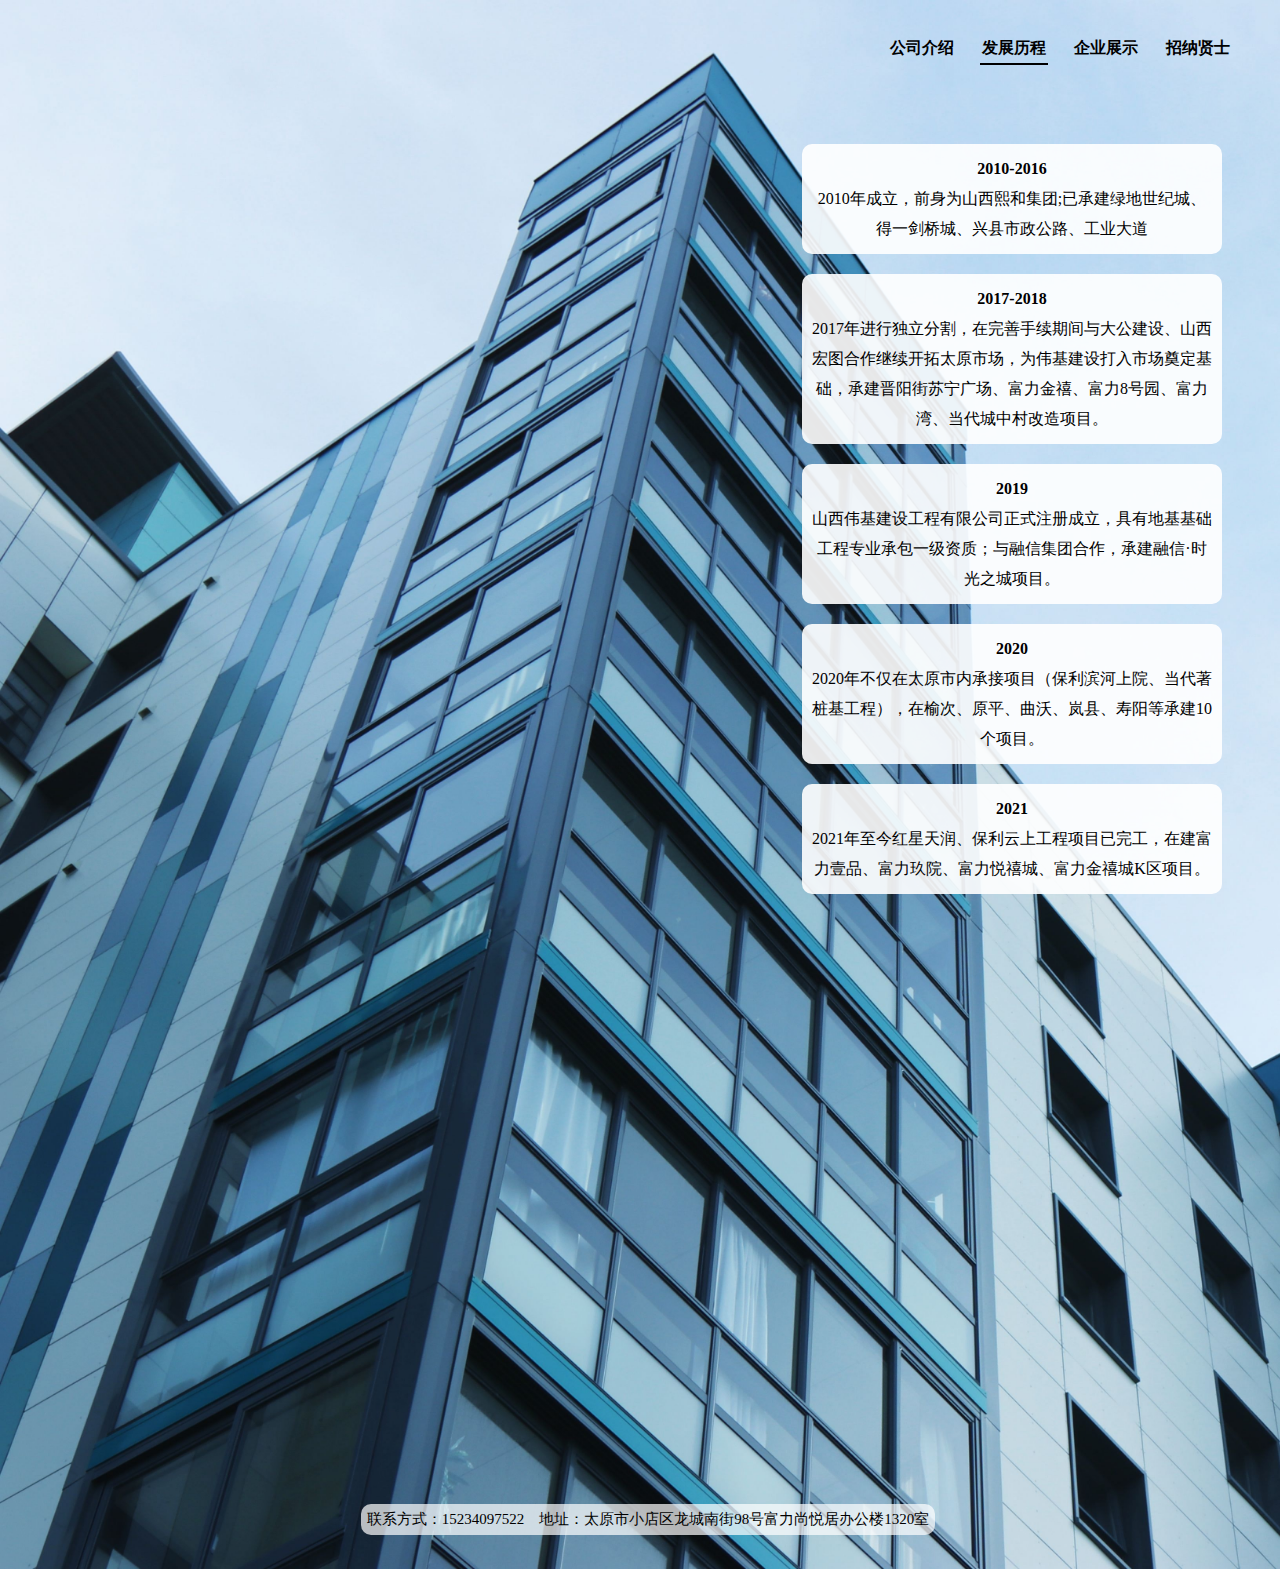
<file: develop.html>
<html lang="en">

<head>
    <meta charset="UTF-8">
    <meta http-equiv="X-UA-Compatible" content="IE=edge">
    <meta name="viewport" content="width=device-width, initial-scale=1.0">
    <title>发展历程</title>
    <link rel="stylesheet" type="text/css" href="./common.css" />
</head>

<body>
    <header class="header">
        <nav class="nav">
            <a class="nav-item" href="./index.html">公司介绍</a>
            <a class="nav-item nav-item-selected">发展历程</a>
            <a class="nav-item" href="./exhibition.html">企业展示</a>
            <a class="nav-item" href="./position.html">招纳贤士</a>
        </nav>
    </header>
    <div class="body">
        <div class="content">
            <section class="description">
                <span class="title">2010-2016</span>
                <span>2010年成立，前身为山西熙和集团;已承建绿地世纪城、得一剑桥城、兴县市政公路、工业大道</span>
            </section>
            <section class="description">
                <span class="title">2017-2018</span>
                <span>2017年进行独立分割，在完善手续期间与大公建设、山西宏图合作继续开拓太原市场，为伟基建设打入市场奠定基础，承建晋阳街苏宁广场、富力金禧、富力8号园、富力湾、当代城中村改造项目。
                </span>
            </section>
            <section class="description">
                <span class="title">2019</span>
                <span>山西伟基建设工程有限公司正式注册成立，具有地基基础工程专业承包一级资质；与融信集团合作，承建融信·时光之城项目。
                </span>
            </section>
            <section class="description">
                <span class="title">2020</span>
                <span>2020年不仅在太原市内承接项目（保利滨河上院、当代著桩基工程），在榆次、原平、曲沃、岚县、寿阳等承建10个项目。
                </span>
            </section>
            <section class="description">
                <span class="title">2021</span>
                <span>2021年至今红星天润、保利云上工程项目已完工，在建富力壹品、富力玖院、富力悦禧城、富力金禧城K区项目。
                </span>
            </section>
        </div>
    </div>
    <footer class="footer">
        <span class="contact-way">联系方式：15234097522 &nbsp&nbsp&nbsp地址：太原市小店区龙城南街98号富力尚悦居办公楼1320室</span>
    </footer>
</body>
<style>
    .body {
        min-height: 150vh;
    }

    .description {
        margin: 20px;
        background-color: rgba(255, 255, 255, 0.9);
        padding: 10px;
        border-radius: 10px;
        line-height: 30px;

    }

    .title {
        display: block;
        font-weight: bold;
    }

    @media screen and (min-width: 500px) {
        .content {
            position: absolute;
            right: 30px;
        }

        .description {
            width: 400px;
        }
    }
</style>

</html>
</file>
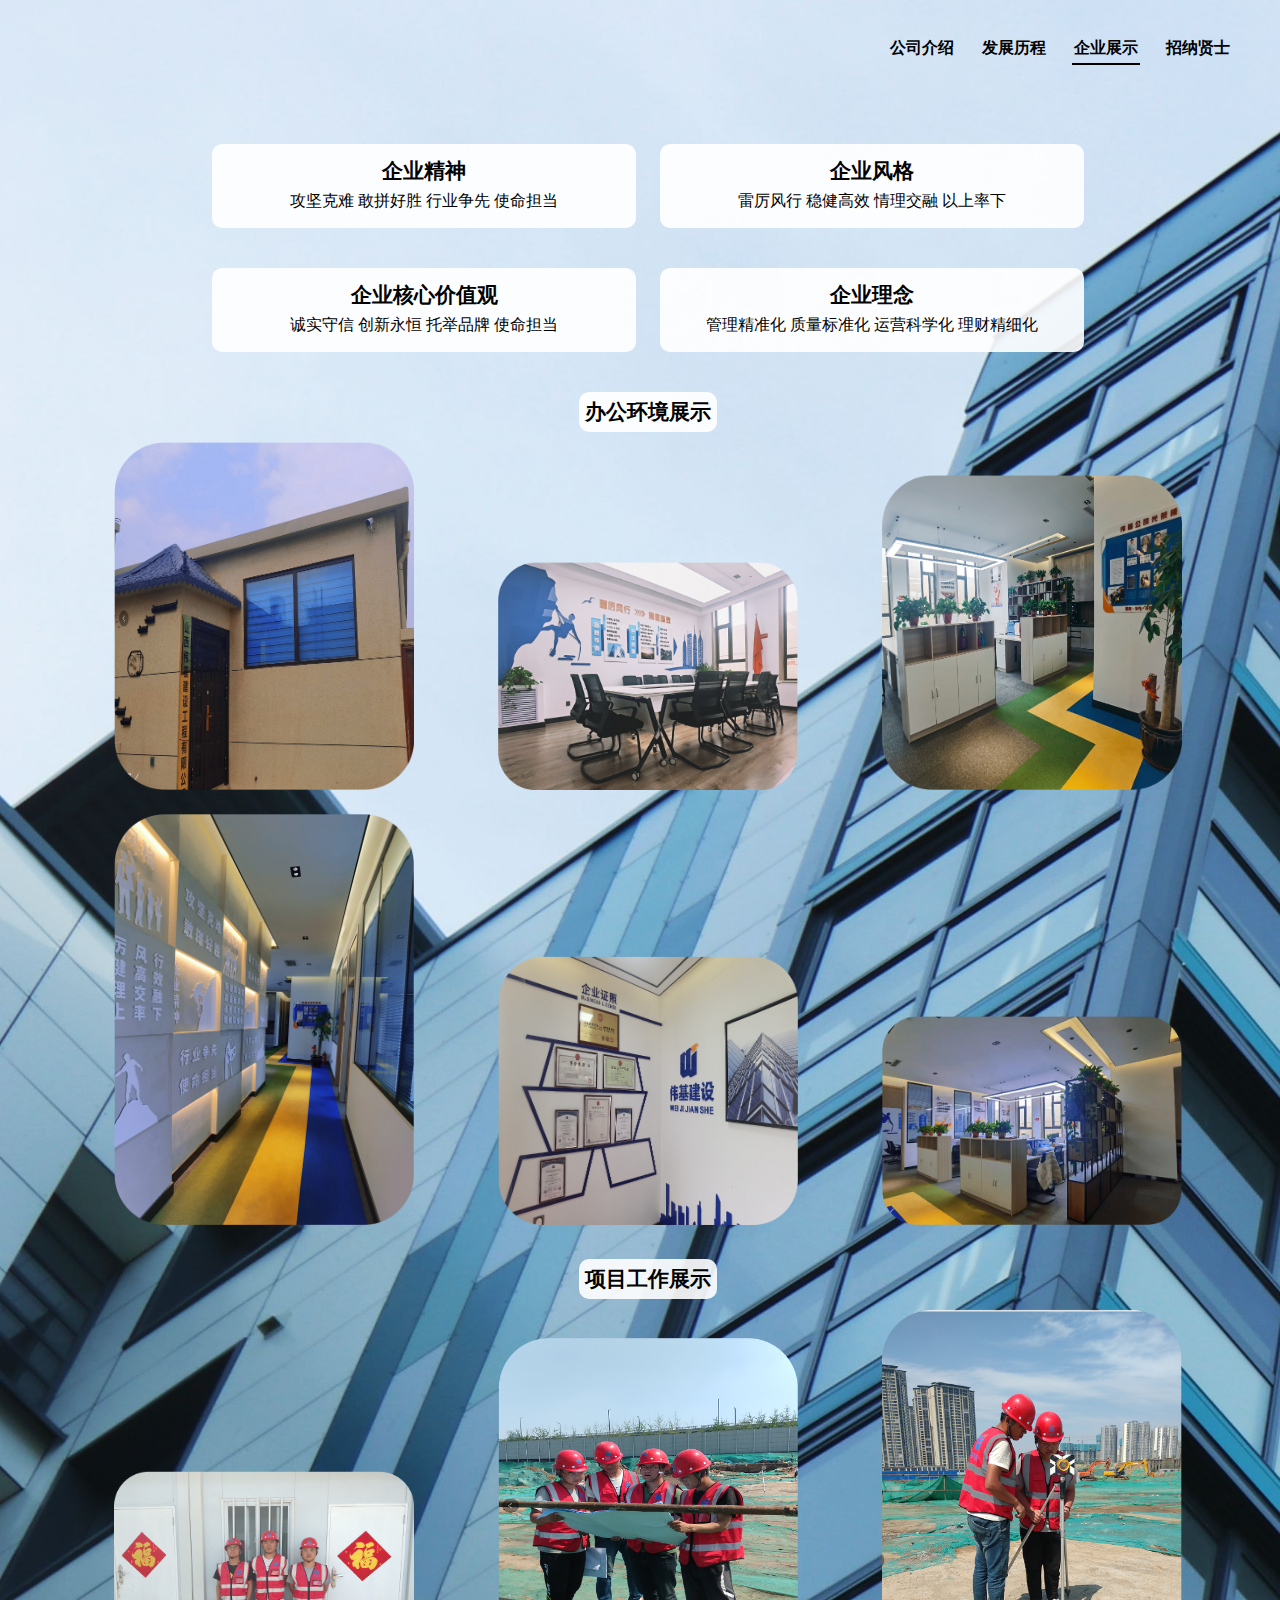
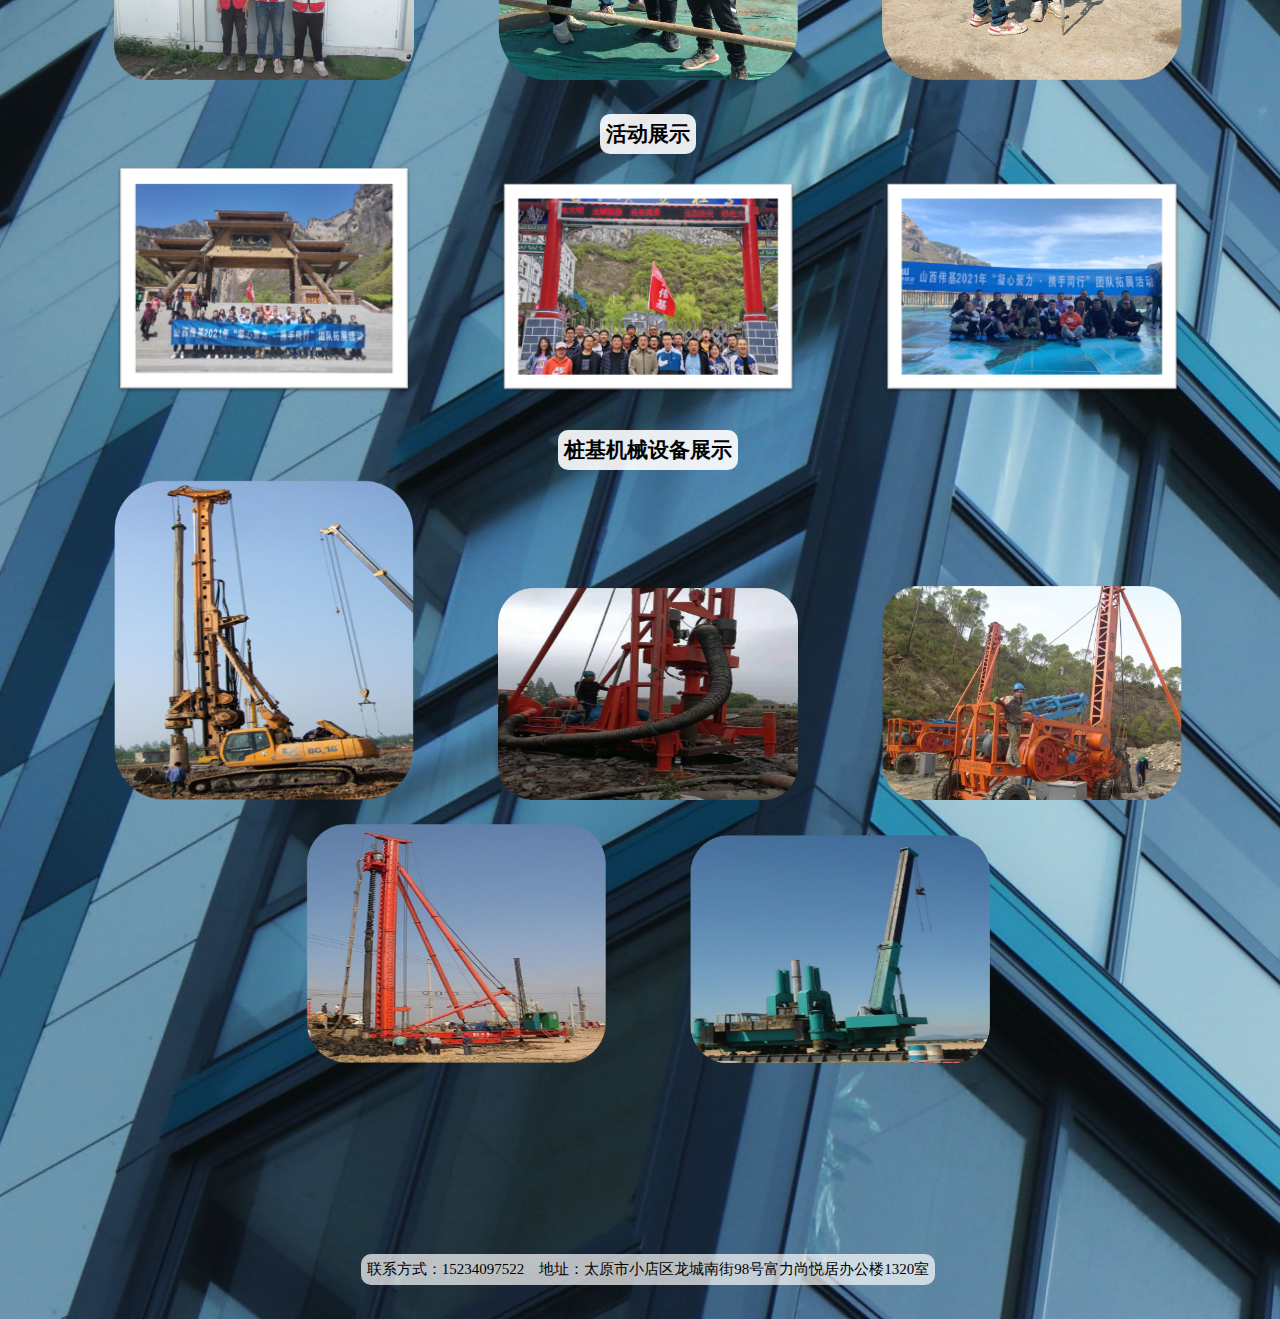
<file: exhibition.html>
<html lang="en">

<head>
    <meta charset="UTF-8">
    <meta http-equiv="X-UA-Compatible" content="IE=edge">
    <meta name="viewport" content="width=device-width, initial-scale=1.0">
    <title>企业展示</title>
    <link rel="stylesheet" type="text/css" href="./common.css" />
</head>

<body>
    <header class="header">
        <nav class="nav">
            <a class="nav-item" href="./index.html">公司介绍</a>
            <a class="nav-item" href="./develop.html">发展历程</a>
            <a class="nav-item nav-item-selected">企业展示</a>
            <a class="nav-item" href="./position.html">招纳贤士</a>
        </nav>
    </header>
    <div class="body">
        <div class="introduce">
            <section class="description">
                <span class="title">企业精神</span>
                <span>
                    攻坚克难
                    敢拼好胜
                    行业争先
                    使命担当
                </span>
            </section>
            <section class="description">
                <span class="title">企业风格</span>
                <span>
                    雷厉风行
                    稳健高效
                    情理交融
                    以上率下
                </span>
            </section>
            <section class="description">
                <span class="title">企业核心价值观</span>
                <span>
                    诚实守信
                    创新永恒
                    托举品牌
                    使命担当
                </span>
            </section>
            <section class="description">
                <span class="title">企业理念</span>
                <span>
                    管理精准化
                    质量标准化
                    运营科学化
                    理财精细化
                </span>
            </section>
        </div>
        <section class="image-section">
            <span class="image-title">办公环境展示</span>
            <br>
            <img class="image-show" src="./images/exhibition_1.png" />
            <img class="image-show" src="./images/exhibition_2.png" />
            <img class="image-show" src="./images/exhibition_3.png" />
            <img class="image-show" src="./images/exhibition_4.png" />
            <img class="image-show" src="./images/exhibition_5.png" />
            <img class="image-show" src="./images/exhibition_6.png" />
        </section>
        <section class="image-section">
            <span class="image-title">项目工作展示</span>
            <br>
            <img class="image-show" src="./images/exhibition_7.png" />
            <img class="image-show" src="./images/exhibition_8.png" />
            <img class="image-show" src="./images/exhibition_9.png" />
        </section>
        <section class="image-section">
            <span class="image-title">活动展示</span>
            <br>
            <img class="image-show" src="./images/exhibition_10.png" />
            <img class="image-show" src="./images/exhibition_11.png" />
            <img class="image-show" src="./images/exhibition_12.png" />
        </section>
        <section class="image-section">
            <span class="image-title">桩基机械设备展示</span>
            <br>
            <img class="image-show" src="./images/exhibition_13.png" />
            <img class="image-show" src="./images/exhibition_14.png" />
            <img class="image-show" src="./images/exhibition_15.png" />
            <img class="image-show" src="./images/exhibition_16.png" />
            <img class="image-show" src="./images/exhibition_17.png" />
        </section>
    </div>
    <footer class="footer">
        <span class="contact-way">联系方式：15234097522 &nbsp&nbsp&nbsp地址：太原市小店区龙城南街98号富力尚悦居办公楼1320室</span>
    </footer>
</body>
<style>
    .body {
        min-height: 300vh;
    }

    section {
        margin: 20px 10px;
    }

    .description {
        display: inline-block;
        background-color: rgba(255, 255, 255, 0.9);
        padding: 12px;
        border-radius: 10px;
        line-height: 30px;
    }
    .title {
        font-weight: bold;
        font-size: 21px;
        display: block;
    }


    .image-section{
        display: block;
    }

   
    .image-title {
        padding: 6px;
        border-radius: 10px;
        font-weight: bold;
        font-size: 21px;
        display: inline-block;
        background-color: rgba(255, 255, 255, 0.9);
    }

    .image-show {
        margin: 10px 40px;
        width: 220px;
        height: auto;
    }

    @media screen and (min-width: 500px) {
        .description {
            width: 400px;
        }
        .image-show {
            width: 300px;
        }
    }
</style>

</html>
</file>
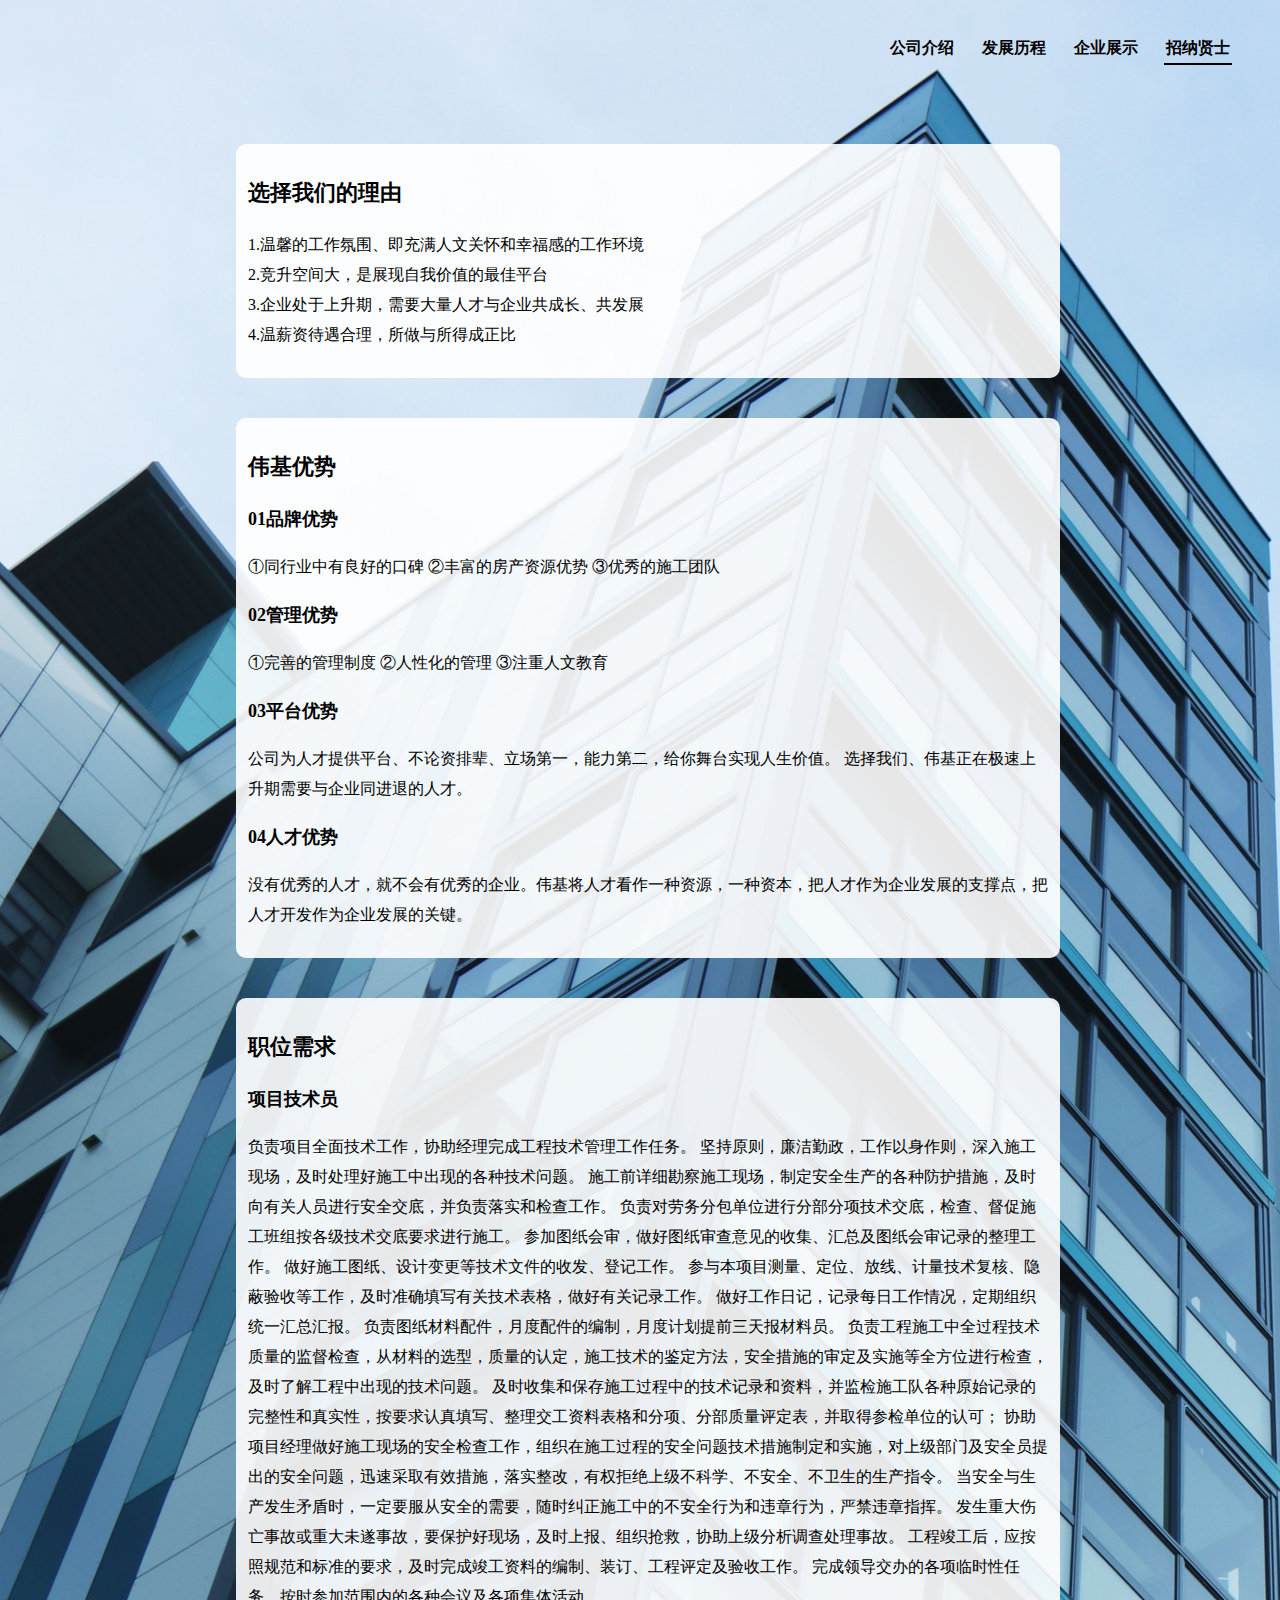
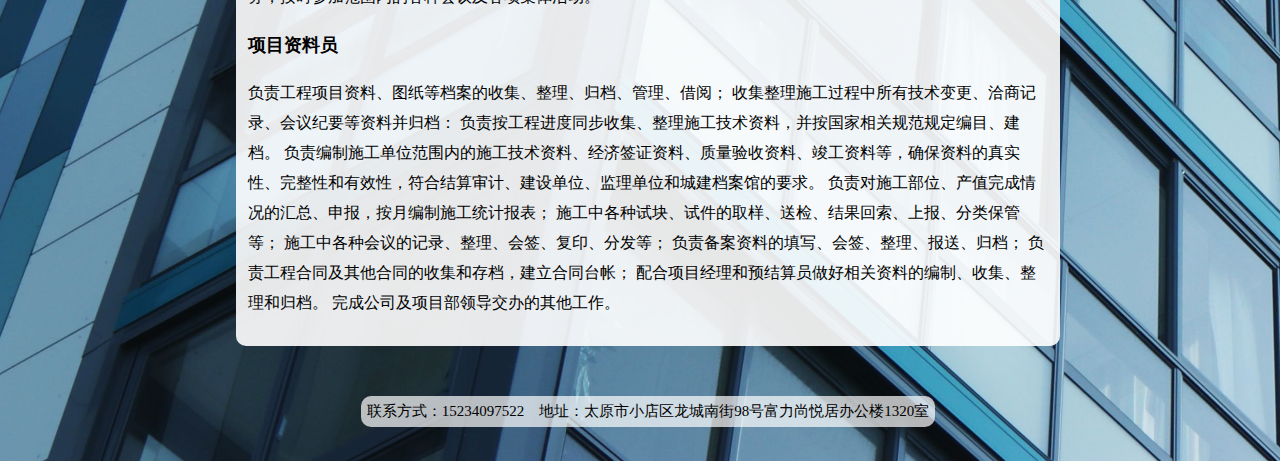
<file: position.html>
<html lang="en">

<head>
    <meta charset="UTF-8">
    <meta http-equiv="X-UA-Compatible" content="IE=edge">
    <meta name="viewport" content="width=device-width, initial-scale=1.0">
    <title>招纳贤士</title>
    <link rel="stylesheet" type="text/css" href="./common.css" />
</head>

<body>
    <header class="header">
        <nav class="nav">
            <a class="nav-item" href="./index.html">公司介绍</a>
            <a class="nav-item" href="./develop.html">发展历程</a>
            <a class="nav-item" href="./exhibition.html">企业展示</a>
            <a class="nav-item nav-item-selected">招纳贤士</a>
        </nav>
    </header>
    <div class="body">
        <section class="description">
            <p class="title">选择我们的理由</p>
            <p>1.温馨的工作氛围、即充满人文关怀和幸福感的工作环境<br>
                2.竞升空间大，是展现自我价值的最佳平台<br>
                3.企业处于上升期，需要大量人才与企业共成长、共发展<br>
                4.温薪资待遇合理，所做与所得成正比
            </p>
        </section>
        <section class="description">
            <p class="title">伟基优势
            <p class="subtitle">01品牌优势
            </p>
            <p>①同行业中有良好的口碑
                ②丰富的房产资源优势
                ③优秀的施工团队
            </p>
            <p class="subtitle">02管理优势</p>
            <p>①完善的管理制度
                ②人性化的管理
                ③注重人文教育
            <p class="subtitle">03平台优势
            </p>
            <p>公司为人才提供平台、不论资排辈、立场第一，能力第二，给你舞台实现人生价值。
                选择我们、伟基正在极速上升期需要与企业同进退的人才。
            <p class="subtitle">04人才优势
            </p>
            <p>没有优秀的人才，就不会有优秀的企业。伟基将人才看作一种资源，一种资本，把人才作为企业发展的支撑点，把人才开发作为企业发展的关键。
        </section>
        <section class="description">
            <p class="title">职位需求</p>
            <p class="subtitle">项目技术员</p>
            <p>负责项目全面技术工作，协助经理完成工程技术管理工作任务。
                坚持原则，廉洁勤政，工作以身作则，深入施工现场，及时处理好施工中出现的各种技术问题。
                施工前详细勘察施工现场，制定安全生产的各种防护措施，及时向有关人员进行安全交底，并负责落实和检查工作。
                负责对劳务分包单位进行分部分项技术交底，检查、督促施工班组按各级技术交底要求进行施工。
                参加图纸会审，做好图纸审查意见的收集、汇总及图纸会审记录的整理工作。
                做好施工图纸、设计变更等技术文件的收发、登记工作。
                参与本项目测量、定位、放线、计量技术复核、隐蔽验收等工作，及时准确填写有关技术表格，做好有关记录工作。
                做好工作日记，记录每日工作情况，定期组织统一汇总汇报。
                负责图纸材料配件，月度配件的编制，月度计划提前三天报材料员。
                负责工程施工中全过程技术质量的监督检查，从材料的选型，质量的认定，施工技术的鉴定方法，安全措施的审定及实施等全方位进行检查，及时了解工程中出现的技术问题。
                及时收集和保存施工过程中的技术记录和资料，并监检施工队各种原始记录的完整性和真实性，按要求认真填写、整理交工资料表格和分项、分部质量评定表，并取得参检单位的认可；
                协助项目经理做好施工现场的安全检查工作，组织在施工过程的安全问题技术措施制定和实施，对上级部门及安全员提出的安全问题，迅速采取有效措施，落实整改，有权拒绝上级不科学、不安全、不卫生的生产指令。
                当安全与生产发生矛盾时，一定要服从安全的需要，随时纠正施工中的不安全行为和违章行为，严禁违章指挥。
                发生重大伤亡事故或重大未遂事故，要保护好现场，及时上报、组织抢救，协助上级分析调查处理事故。
                工程竣工后，应按照规范和标准的要求，及时完成竣工资料的编制、装订、工程评定及验收工作。
                完成领导交办的各项临时性任务，按时参加范围内的各种会议及各项集体活动。

            </p>
            <p class="subtitle"> 项目资料员
            </p>
            <p>负责工程项目资料、图纸等档案的收集、整理、归档、管理、借阅；
                收集整理施工过程中所有技术变更、洽商记录、会议纪要等资料并归档：
                负责按工程进度同步收集、整理施工技术资料，并按国家相关规范规定编目、建档。
                负责编制施工单位范围内的施工技术资料、经济签证资料、质量验收资料、竣工资料等，确保资料的真实性、完整性和有效性，符合结算审计、建设单位、监理单位和城建档案馆的要求。
                负责对施工部位、产值完成情况的汇总、申报，按月编制施工统计报表；
                施工中各种试块、试件的取样、送检、结果回索、上报、分类保管等；
                施工中各种会议的记录、整理、会签、复印、分发等；
                负责备案资料的填写、会签、整理、报送、归档；
                负责工程合同及其他合同的收集和存档，建立合同台帐；
                配合项目经理和预结算员做好相关资料的编制、收集、整理和归档。
                完成公司及项目部领导交办的其他工作。


            </p>
        </section>
    </div>
    <footer class="footer">
        <span class="contact-way">联系方式：15234097522 &nbsp&nbsp&nbsp地址：太原市小店区龙城南街98号富力尚悦居办公楼1320室</span>
    </footer>
</body>
<style>
    .description {
        text-align: left;
        display: inline-block;
        margin: 20px 0;
        background-color: rgba(255, 255, 255, 0.9);
        padding: 12px;
        border-radius: 10px;
        line-height: 30px;
        width: 90%;
    }

    .title {
        font-weight: bold;
        font-size: 22px;
    }

    .subtitle {
        font-weight: bold;
        font-size: 18px;
    }

    @media screen and (min-width:860px){
        .description {
            width: 800px;
        }
    }
</style>

</html>
</file>
<file: common.css>
/* 背景设置 */
body{
    position: relative;
    background-image: url(./images/background.jpg);
    width: 100%;
    background-size:cover;
    box-sizing: border-box;
    padding: 16px;
    text-align: center;
    box-sizing: border-box;
}


/* 导航栏设置 */
.header {
    position: relative;
    min-height: 100px;
}

.nav {
    text-align: center;
}

.nav-item {
    display: inline-block;
    padding: 4px 2px;
    text-decoration:none;
    color: black;
    font-weight: bold;
}

.nav-item-selected {
    border-bottom: 2px solid black;
}

@media screen and (min-width: 500px) {
    .nav {
        position: absolute;
        right: 30px;
    }
    .nav-item {
        margin: 10px;
    }
}

/* 展示内容 */
.body {
    position: relative;
}

/* 底部视图 */
.footer {
    margin: 30px auto 10px;
}

.contact-way{
    display: inline-block;
    background-color: rgba(255, 255, 255, 0.7);
    padding: 6px;
    border-radius: 10px;
    font-size: 15px; 
}
</file>
